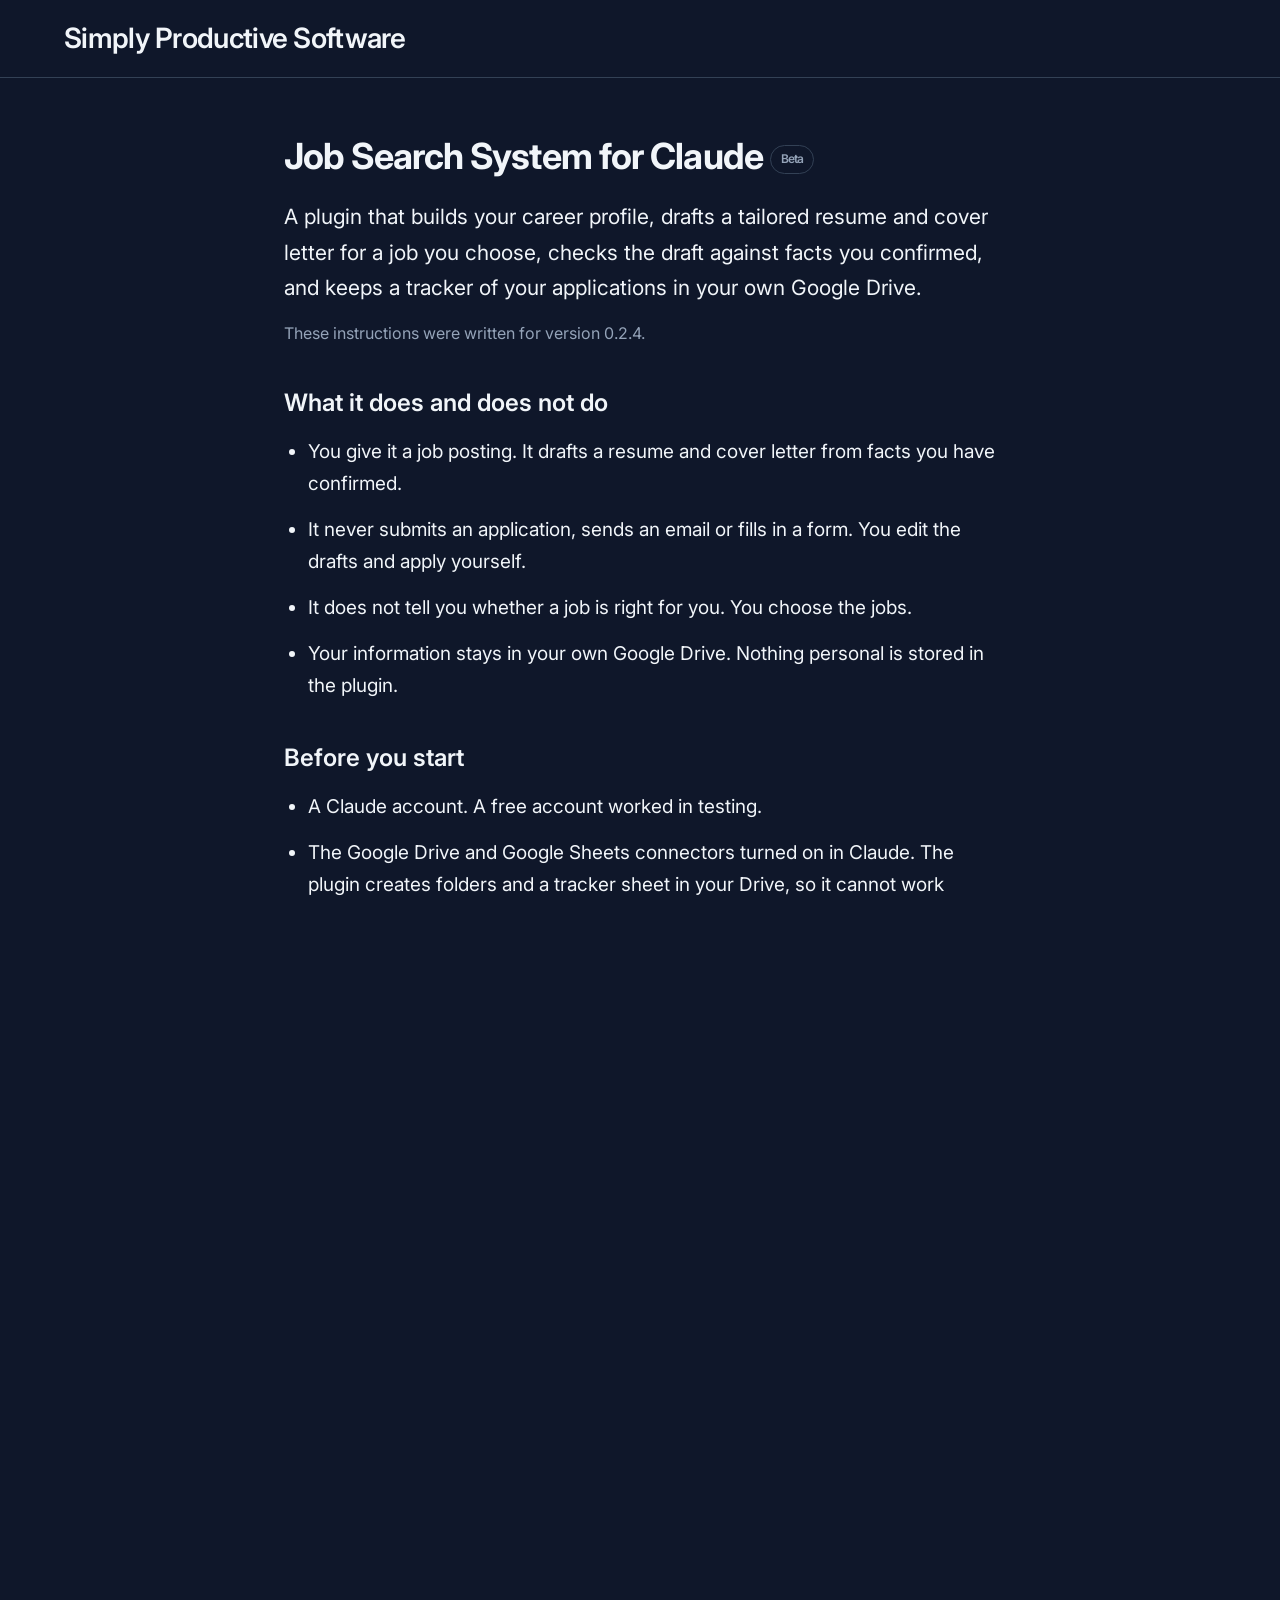
<file: job-search-system/index.html>
<!DOCTYPE html>
<html lang="en">
  <head>
    <meta charset="UTF-8">
    <meta name="viewport" content="width=device-width, initial-scale=1.0">

    <!-- Google tag (gtag.js) -->
    <script async src="https://www.googletagmanager.com/gtag/js?id=G-WVSKYX7V4V"></script>
    <script>
      window.dataLayer = window.dataLayer || [];
      function gtag(){dataLayer.push(arguments);}
      gtag('js', new Date());

      gtag('config', 'G-WVSKYX7V4V');
    </script>

    <title>Job Search System for Claude (beta) - Simply Productive Software</title>
    <meta name="robots" content="noindex, nofollow">
    <meta name="description" content="Beta instructions for the Job Search System plugin for Claude: how to install it, what to turn on first, and how to send feedback.">
    <link rel="stylesheet" href="/styles.css">
    <link rel="stylesheet" href="/utilities.css">
    <link rel="stylesheet" href="/job-search-system/guide.css">
    <link rel="preconnect" href="https://fonts.googleapis.com">
    <link rel="preconnect" href="https://fonts.gstatic.com" crossorigin>
    <link href="https://fonts.googleapis.com/css2?family=Inter:wght@400;500;600;700&family=Roboto:wght@400;700&display=swap" rel="stylesheet">
    <link rel="apple-touch-icon" sizes="180x180" href="/images/apple-touch-icon.png">
    <link rel="icon" type="image/png" sizes="32x32" href="/images/favicon-32x32.png">
    <link rel="icon" type="image/png" sizes="16x16" href="/images/favicon-16x16.png">
  </head>
  <body>
    <header>
      <h1><a href="/" class="site-title">Simply Productive Software</a></h1>
    </header>

    <main>
      <article class="guide">
        <h2>Job Search System for Claude <span class="badge">Beta</span></h2>
        <p class="lead">A plugin that builds your career profile, drafts a tailored resume and cover letter for a job you choose, checks the draft against facts you confirmed, and keeps a tracker of your applications in your own Google Drive.</p>
        <p class="version">These instructions were written for version 0.2.4.</p>

        <h3>What it does and does not do</h3>
        <ul>
          <li>You give it a job posting. It drafts a resume and cover letter from facts you have confirmed.</li>
          <li>It never submits an application, sends an email or fills in a form. You edit the drafts and apply yourself.</li>
          <li>It does not tell you whether a job is right for you. You choose the jobs.</li>
          <li>Your information stays in your own Google Drive. Nothing personal is stored in the plugin.</li>
        </ul>

        <h3>Before you start</h3>
        <ul>
          <li>A Claude account. A free account worked in testing.</li>
          <li>The Google Drive and Google Sheets connectors turned on in Claude. The plugin creates folders and a tracker sheet in your Drive, so it cannot work without them.</li>
          <li>Your resumes or career notes, and about an hour for setup. You can stop after any step and pick up later.</li>
        </ul>

        <h3>Install</h3>
        <ol>
          <li>In Claude on the web or the desktop app, open the plugins page. Depending on your account, the sidebar shows either <strong>Plugins</strong> or <strong>Customize</strong>. If you see <strong>Customize</strong>, choose the <strong>Plugins</strong> tab. Then choose <strong>Add</strong>, then <strong>Add marketplace</strong>.</li>
          <li>Enter <code>Simply-Productive-Software/simply-productive-software</code>. You do not need a GitHub account.</li>
          <li>Find <strong>Job Search System</strong> in the plugin list (on the Customize page, look under <strong>Discover</strong>) and install it.</li>
        </ol>
        <p>Using Claude Code instead? Run these two commands:</p>
        <pre><code>/plugin marketplace add Simply-Productive-Software/simply-productive-software
/plugin install job-search-system@simply-productive-software</code></pre>

        <h3>Set it up</h3>
        <ol>
          <li>Start a new chat and say: <em>Set up the job search system.</em></li>
          <li>Claude shows the terms and asks you to confirm you understand them before it creates anything.</li>
          <li>It creates a folder in your Google Drive with a Profile folder, an Applications folder and a tracker sheet, then walks you through your career facts, what you want, your writing voice and your output settings.</li>
          <li>You confirm each fact. Drafts use only facts you have confirmed.</li>
        </ol>

        <h3>Use it</h3>
        <ol>
          <li>Paste a job posting or link and ask for a resume and cover letter.</li>
          <li>Claude drafts them, has the draft checked, and saves the files to your Applications folder. The job gets a row in your tracker.</li>
          <li>Read the drafts and edit them. Check every claim before you send anything.</li>
          <li>Apply yourself on the employer's site. Then tell Claude you applied, skipped the job or parked it, and it updates the tracker.</li>
        </ol>

        <h3>Updates</h3>
        <p>The plugin does not always update on its own. To get a new version, open the plugins page as above, choose <strong>Add</strong>, then <strong>Manage marketplaces</strong>, open the menu on the marketplace and choose <strong>Check for updates</strong>.</p>

        <h3>Good to know</h3>
        <ul>
          <li>This is an early beta. Things may change or break.</li>
          <li>It is provided as is, and you use it at your own risk. AI output can be wrong, so check everything it writes.</li>
          <li>You can use it free for your own job search. The license does not allow copying, redistributing or selling it.</li>
        </ul>

        <div class="feedback">
          <h3>Send feedback</h3>
          <p>Something broke, confused you or is missing? Tell us. It helps most when you say what you asked Claude and what happened.</p>
          <a href="https://forms.gle/tAwhV6Erwkt5Ff3S8" target="_blank" rel="noopener noreferrer" class="cta-button">
            <span>Open the feedback form</span>
            <svg width="16" height="16" viewBox="0 0 24 24" fill="none" stroke="currentColor" stroke-width="2" stroke-linecap="round" stroke-linejoin="round" aria-hidden="true">
              <path d="M7 17L17 7M17 7H7M17 7V17"/>
            </svg>
          </a>
        </div>
      </article>
    </main>

    <footer>
      <div class="footer-content">
        <div class="contact-section">
          <h3>Get in Touch</h3>
          <p>Have questions or feedback? We'd love to hear from you!</p>
          <a href="mailto:hello@simplyproductivesoftware.com" class="contact-button">
            <span>hello@simplyproductivesoftware.com</span>
            <svg width="16" height="16" viewBox="0 0 24 24" fill="none" stroke="currentColor" stroke-width="2" stroke-linecap="round" stroke-linejoin="round" aria-hidden="true">
              <path d="M4 4h16c1.1 0 2 .9 2 2v12c0 1.1-.9 2-2 2H4c-1.1 0-2-.9-2-2V6c0-1.1.9-2 2-2z"/>
              <polyline points="22,6 12,13 2,6"/>
            </svg>
          </a>
        </div>
        <div class="footer-bottom">
          <p>&copy; <span id="current-year"></span> Simply Productive Software. All rights reserved.</p>
        </div>
      </div>
    </footer>
    
    <script>document.getElementById('current-year').textContent = new Date().getFullYear();</script>
  </body>
</html>
</file>
<file: styles.css>
/* Modern Reset and Base Styles */
* {
    box-sizing: border-box;
    margin: 0;
    padding: 0;
}

/* Performance Optimizations */
* {
    box-sizing: border-box;
    margin: 0;
    padding: 0;
}

/* Reduce motion for users who prefer it */
@media (prefers-reduced-motion: reduce) {
    *,
    *::before,
    *::after {
        animation-duration: 0.01ms !important;
        animation-iteration-count: 1 !important;
        transition-duration: 0.01ms !important;
    }
    
    html {
        scroll-behavior: auto;
    }
}

/* Improve font rendering */
body {
    -webkit-font-smoothing: antialiased;
    -moz-osx-font-smoothing: grayscale;
    text-rendering: optimizeLegibility;
}

:root {
    --primary-color: #60a5fa;
    --primary-hover: #3b82f6;
    --background: #0f172a;
    --surface: #1e293b;
    --text-primary: #f1f5f9;
    --text-secondary: #cbd5e1;
    --text-muted: #94a3b8;
    --border-color: #334155;
    --shadow: 0 1px 3px 0 rgba(0, 0, 0, 0.3);
    --shadow-hover: 0 4px 6px -1px rgba(0, 0, 0, 0.3);
    --border-radius: 8px;
    --transition: all 0.2s ease;
}

html {
    scroll-behavior: smooth;
    scroll-padding-top: 6rem;
}

html, body {
    height: 100%;
    width: 100%;
    overflow-x: hidden;
    font-family: -apple-system, BlinkMacSystemFont, 'Inter', 'Segoe UI', Roboto, sans-serif;
    background: var(--background);
    color: var(--text-primary);
    line-height: 1.6;
    display: flex;
    flex-direction: column;
}

/* Layout Components */
header, main, footer {
    flex: 0 0 auto;
}

main {
    flex: 1 0 auto;
    padding: 0;
    max-width: 1200px;
    margin: 0 auto;
    width: 100%;
}

/* Compact Header */
header {
    background: var(--background);
    border-bottom: 1px solid var(--border-color);
    padding: 1rem 5%;
    display: flex;
    justify-content: space-between;
    align-items: center;
    position: sticky;
    top: 0;
    z-index: 1000;
}

header h1 {
    font-size: clamp(1.25rem, 2.5vw, 1.75rem);
    font-weight: 600;
    color: var(--text-primary);
    margin: 0;
    letter-spacing: -0.025em;
}

.site-title {
    color: var(--text-primary);
    text-decoration: none;
    transition: var(--transition);
    outline: none;
}

.site-title:hover {
    color: var(--primary-color);
}

.site-title:focus {
    outline: none;
}

.site-title:active {
    outline: none;
}

/* Minimalist Product Cards */
.product {
    margin: 3rem 2rem;
    padding: 2rem;
    display: grid;
    grid-template-columns: 1fr 1fr;
    gap: 2rem;
    align-items: center;
    border-bottom: 1px solid var(--border-color);
    scroll-margin-top: 6rem;
    opacity: 0;
    animation: slideInUp 0.6s ease-out forwards;
}

.product:last-child {
    border-bottom: none;
}

.product:nth-child(even) {
    grid-template-columns: 1fr 1fr;
}

.product:nth-child(even) .product-info {
    order: 2;
}

.product:nth-child(even) .product-image {
    order: 1;
}

.product-info h2 {
    font-size: clamp(1.25rem, 3vw, 1.75rem);
    font-weight: 600;
    margin-bottom: 0.75rem;
    color: var(--text-primary);
    letter-spacing: -0.025em;
}

.product-info p {
    font-size: 1rem;
    color: var(--text-secondary);
    margin-bottom: 1.5rem;
    line-height: 1.6;
}

/* Product Actions */
.product-actions {
    margin-top: 1.5rem;
}

.cta-button {
    display: inline-flex;
    align-items: center;
    gap: 0.5rem;
    background: var(--primary-color);
    color: white;
    padding: 0.75rem 1.5rem;
    border-radius: var(--border-radius);
    text-decoration: none;
    font-weight: 500;
    font-size: 0.875rem;
    transition: var(--transition);
}

.cta-button:hover {
    background: var(--primary-hover);
    transform: translateY(-1px);
    box-shadow: var(--shadow-hover);
}

.cta-button:focus-visible {
    outline: 2px solid var(--primary-color);
    outline-offset: 2px;
}

.coming-soon {
    display: inline-flex;
    align-items: center;
    gap: 0.5rem;
    background: var(--border-color);
    color: var(--text-muted);
    padding: 0.75rem 1.5rem;
    border-radius: var(--border-radius);
    font-weight: 500;
    font-size: 0.875rem;
    cursor: default;
    pointer-events: none;
}

.product-image {
    position: relative;
}

.product-image img {
    width: 100%;
    height: auto;
    border-radius: var(--border-radius);
    box-shadow: var(--shadow);
    transition: var(--transition);
}

/* Minimalist Footer */
footer {
    background: var(--surface);
    border-top: 1px solid var(--border-color);
    padding: 1rem 5%;
    text-align: center;
    margin-top: 2rem;
}

footer p {
    font-size: 0.875rem;
    color: var(--text-muted);
}

/* Footer Contact Section */
.footer-content {
    max-width: 600px;
    margin: 0 auto;
}

.contact-section {
    margin-bottom: 1rem;
}

.contact-section h3 {
    font-size: 1rem;
    font-weight: 600;
    color: var(--text-primary);
    margin-bottom: 0.5rem;
    letter-spacing: -0.025em;
}

.contact-section p {
    font-size: 0.875rem;
    color: var(--text-secondary);
    margin-bottom: 1rem;
    line-height: 1.4;
}

.contact-button {
    display: inline-flex;
    align-items: center;
    gap: 0.5rem;
    background: var(--primary-color);
    color: white;
    text-decoration: none;
    padding: 0.5rem 1rem;
    border-radius: var(--border-radius);
    font-weight: 500;
    font-size: 0.9rem;
    transition: var(--transition);
    border: 2px solid var(--primary-color);
    cursor: pointer;
    box-shadow: var(--shadow);
}

.contact-button:hover,
.contact-button:focus {
    background: var(--primary-hover);
    border-color: var(--primary-hover);
    transform: translateY(-1px);
    box-shadow: var(--shadow-hover);
}

.contact-button svg {
    transition: var(--transition);
}

.contact-button:hover svg {
    transform: translateX(2px);
}

.footer-bottom {
    border-top: 1px solid var(--border-color);
    padding-top: 1rem;
}

/* Clean Navigation */
nav {
    display: flex;
    align-items: center;
    position: relative;
}

#nav-menu {
    list-style-type: none;
    display: none;
    gap: 0.25rem;
    background: var(--surface);
    border-radius: var(--border-radius);
    padding: 0.25rem;
    border: 1px solid var(--border-color);
}

#nav-menu li a {
    color: var(--text-secondary);
    text-decoration: none;
    padding: 0.5rem 1rem;
    border-radius: calc(var(--border-radius) - 2px);
    transition: var(--transition);
    font-weight: 500;
    font-size: 0.875rem;
    white-space: nowrap;
    position: relative;
}

#nav-menu li a::after {
    content: '';
    position: absolute;
    bottom: -2px;
    left: 50%;
    width: 0;
    height: 2px;
    background: var(--primary-color);
    transition: var(--transition);
    transform: translateX(-50%);
}

#nav-menu li a:hover::after,
#nav-menu li a:focus::after,
#nav-menu li a.active::after {
    width: 80%;
}

#nav-menu li a:hover,
#nav-menu li a:focus,
#nav-menu li a.active {
    background: var(--primary-color);
    color: white;
}

/* Navigation Hamburger Menu */
.menu-icon {
    display: flex;
    flex-direction: column;
    gap: 3px;
    cursor: pointer;
    padding: 6px;
    border-radius: var(--border-radius);
    transition: var(--transition);
    background: none;
    border: none;
    color: inherit;
}

.menu-icon:hover {
    background: rgba(96, 165, 250, 0.1);
}

.menu-icon:focus {
    outline: 2px solid var(--primary-color);
    outline-offset: 2px;
}

.menu-icon:focus-visible {
    outline: 2px solid var(--primary-color);
    outline-offset: 2px;
}

.bar {
    background: var(--text-primary);
    height: 2px;
    width: 20px;
    border-radius: 1px;
    transition: var(--transition);
    display: block;
}

/* Minimalist Responsive Design */
@media only screen and (max-width: 900px) {
    main {
        padding: 0 1rem;
    }
    
    .product {
        grid-template-columns: 1fr;
        margin: 2rem 1rem;
        padding: 1.5rem;
        gap: 1.5rem;
    }
    
    .product:nth-child(even) {
        grid-template-columns: 1fr;
    }
    
    .product:nth-child(even) .product-info {
        order: 1;
    }
    
    .product:nth-child(even) .product-image {
        order: 2;
    }
    
    header {
        padding: 0.75rem 5%;
        flex-direction: row;
        justify-content: space-between;
        align-items: center;
    }
    
    nav {
        position: relative;
    }
    
    #nav-menu {
        display: none;
        flex-direction: column;
        position: absolute;
        top: calc(100% + 0.5rem);
        right: 0;
        background: var(--surface);
        border-radius: var(--border-radius);
        border: 1px solid var(--border-color);
        box-shadow: var(--shadow-hover);
        padding: 0.75rem;
        gap: 0.5rem;
        min-width: 250px;
        white-space: nowrap;
        z-index: 100;
    }

    #nav-menu.active {
        display: flex;
    }
    
    #nav-menu li a {
        padding: 0.5rem 0;
        border-radius: 0;
        background: none;
        color: var(--text-secondary);
        border-bottom: 1px solid transparent;
    }
    
    #nav-menu li a:hover,
    #nav-menu li a:focus,
    #nav-menu li a.active {
        background: none;
        color: var(--primary-color);
        border-bottom-color: var(--primary-color);
    }
}

/* Desktop navigation also uses dropdown style */
@media only screen and (min-width: 901px) {
    #nav-menu {
        display: none;
        flex-direction: column;
        position: absolute;
        top: calc(100% + 0.5rem);
        right: 0;
        background: var(--surface);
        border-radius: var(--border-radius);
        border: 1px solid var(--border-color);
        box-shadow: var(--shadow-hover);
        padding: 0.75rem;
        gap: 0.5rem;
        min-width: 250px;
        white-space: nowrap;
        z-index: 100;
    }
    
    #nav-menu.active {
        display: flex;
    }
    
    #nav-menu li a {
        padding: 0.5rem 0;
        border-radius: 0;
        background: none;
        color: var(--text-secondary);
        border-bottom: 1px solid transparent;
    }
    
    #nav-menu li a:hover,
    #nav-menu li a:focus,
    #nav-menu li a.active {
        background: none;
        color: var(--primary-color);
        border-bottom-color: var(--primary-color);
    }

    .menu-icon {
        display: flex;
    }
    
    .product-info h2 {
        font-size: 1.5rem;
    }
    
    .product-info p {
        font-size: 0.9rem;
    }
}

@media only screen and (max-width: 480px) {
    header {
        padding: 0.5rem 5%;
    }
    
    .product {
        margin: 1.5rem 0.5rem;
        padding: 1rem;
    }
    
    .product-actions .cta-button {
        padding: 0.625rem 1.25rem;
        font-size: 0.8rem;
    }
}

/* Clean Focus States */
a:focus,
button:focus {
    outline: 2px solid var(--primary-color);
    outline-offset: 2px;
}

/* Image Modal Styles */
.image-modal {
    position: fixed;
    top: 0;
    left: 0;
    width: 100%;
    height: 100%;
    background: rgba(15, 23, 42, 0.95);
    backdrop-filter: blur(8px);
    z-index: 10000;
    display: flex;
    align-items: center;
    justify-content: center;
    opacity: 0;
    visibility: hidden;
    transition: all 0.3s ease;
}

.image-modal.active {
    opacity: 1;
    visibility: visible;
}

.modal-backdrop {
    position: absolute;
    top: 0;
    left: 0;
    width: 100%;
    height: 100%;
    cursor: pointer;
}

.modal-content {
    position: relative;
    max-width: 90vw;
    max-height: 90vh;
    background: var(--surface);
    border-radius: var(--border-radius);
    box-shadow: 0 25px 50px -12px rgba(0, 0, 0, 0.5);
    overflow: hidden;
    transform: scale(0.9);
    transition: transform 0.3s ease;
    display: flex;
    flex-direction: column;
    align-items: center;
}

.image-modal.active .modal-content {
    transform: scale(1);
}

.modal-close {
    position: absolute;
    top: 0.75rem;
    right: 0.75rem;
    background: rgba(0, 0, 0, 0.3);
    border: none;
    border-radius: 50%;
    width: 32px;
    height: 32px;
    display: flex;
    align-items: center;
    justify-content: center;
    color: rgba(255, 255, 255, 0.6);
    cursor: pointer;
    transition: var(--transition);
    z-index: 10001;
    opacity: 0.4;
}

.modal-close:hover {
    background: rgba(0, 0, 0, 0.6);
    color: white;
    opacity: 1;
    transform: scale(1.05);
}

.modal-close:focus {
    outline: 2px solid var(--primary-color);
    outline-offset: 2px;
}

#modal-image {
    width: 100%;
    height: auto;
    max-height: calc(90vh - 120px);
    object-fit: contain;
    display: block;
}

.modal-info {
    padding: 1.5rem;
    background: var(--surface);
    border-top: 1px solid var(--border-color);
    width: 100%;
    box-sizing: border-box;
    align-self: stretch;
}

.modal-info h3 {
    font-size: 1.25rem;
    font-weight: 600;
    color: var(--text-primary);
    margin-bottom: 0.5rem;
    text-align: left;
}

.modal-info p {
    color: var(--text-secondary);
    font-size: 0.9rem;
    line-height: 1.5;
    text-align: left;
    margin: 0;
}

/* Make product images clickable */
.product-image img {
    cursor: pointer;
    transition: var(--transition);
}

.product-image img:hover {
    transform: scale(1.02);
    box-shadow: var(--shadow-hover);
}

/* Mobile responsiveness for modal */
@media only screen and (max-width: 768px) {
    .modal-content {
        max-width: 95vw;
        max-height: 95vh;
        margin: 1rem;
    }
    
    .modal-close {
        top: 0.5rem;
        right: 0.5rem;
        width: 28px;
        height: 28px;
        opacity: 0.3;
    }
    
    #modal-image {
        max-height: calc(95vh - 140px);
    }
    
    .modal-info {
        padding: 1rem;
    }
    
    .modal-info h3 {
        font-size: 1.1rem;
    }
    
    .modal-info p {
        font-size: 0.85rem;
    }
}

/* Smooth Page Load Animation */
@keyframes slideInUp {
    from {
        opacity: 0;
        transform: translateY(30px);
    }
    to {
        opacity: 1;
        transform: translateY(0);
    }
}
</file>
<file: utilities.css>
/**
 * Utility Classes and Components
 * Reusable styles for common UI patterns
 */

/* Screen Reader Only */
.sr-only {
    position: absolute;
    width: 1px;
    height: 1px;
    padding: 0;
    margin: -1px;
    overflow: hidden;
    clip: rect(0, 0, 0, 0);
    white-space: nowrap;
    border: 0;
}

/* Loading States */
.loading {
    opacity: 0.6;
    pointer-events: none;
}

/* Smooth Transitions */
.fade-in {
    animation: fadeIn 0.5s ease-in;
}

@keyframes fadeIn {
    from { opacity: 0; transform: translateY(20px); }
    to { opacity: 1; transform: translateY(0); }
}

/* Focus Indicators */
.focus-visible {
    outline: 2px solid var(--primary-color);
    outline-offset: 2px;
}

/* Text Utilities */
.text-center { text-align: center; }
.text-left { text-align: left; }
.text-right { text-align: right; }

/* Spacing Utilities */
.mt-1 { margin-top: 0.25rem; }
.mt-2 { margin-top: 0.5rem; }
.mt-3 { margin-top: 1rem; }
.mt-4 { margin-top: 1.5rem; }

.mb-1 { margin-bottom: 0.25rem; }
.mb-2 { margin-bottom: 0.5rem; }
.mb-3 { margin-bottom: 1rem; }
.mb-4 { margin-bottom: 1.5rem; }

/* Component States */
.is-active { 
    background: var(--primary-color) !important;
    color: white !important;
}

.is-disabled {
    opacity: 0.5;
    pointer-events: none;
    cursor: not-allowed;
}

/* Print Styles */
@media print {
    * {
        background: transparent !important;
        color: black !important;
        box-shadow: none !important;
        text-shadow: none !important;
    }
    
    a, a:visited {
        text-decoration: underline;
    }
    
    a[href]:after {
        content: " (" attr(href) ")";
    }
    
    .menu-icon,
    #nav-menu {
        display: none !important;
    }
    
    .product {
        page-break-inside: avoid;
    }
}
</file>
<file: job-search-system/guide.css>
.guide {
    font-size: 1.1875rem;
    line-height: 1.7;
    max-width: 760px;
    margin: 0 auto;
    padding: 3rem 1.5rem 4rem;
}

.guide h2 {
    font-size: clamp(1.5rem, 4vw, 2.25rem);
    font-weight: 700;
    letter-spacing: -0.025em;
    margin-bottom: 0.75rem;
}

.guide h3 {
    font-size: 1.5rem;
    font-weight: 600;
    margin: 2.25rem 0 0.75rem;
}

.guide p,
.guide li {
    color: var(--text-primary);
    margin-bottom: 0.85rem;
}

.guide ul,
.guide ol {
    padding-left: 1.5rem;
    margin-bottom: 1rem;
}

.guide .lead {
    font-size: 1.3125rem;
    color: var(--text-primary);
}

.guide .version {
    color: var(--text-muted);
    font-size: 1rem;
}

.guide .badge {
    display: inline-block;
    vertical-align: middle;
    font-size: 0.75rem;
    font-weight: 600;
    padding: 0.2rem 0.6rem;
    border: 1px solid var(--border-color);
    border-radius: 999px;
    color: var(--text-muted);
}

.guide code {
    background: var(--surface);
    padding: 0.1rem 0.4rem;
    border-radius: 4px;
    font-size: 0.95em;
    overflow-wrap: anywhere;
}

.guide pre {
    background: var(--surface);
    border: 1px solid var(--border-color);
    border-radius: var(--border-radius);
    padding: 1rem;
    overflow-x: auto;
    margin-bottom: 1rem;
}

.guide pre code {
    background: none;
    padding: 0;
    overflow-wrap: normal;
}

.guide .feedback {
    margin-top: 2.5rem;
    padding: 1.5rem;
    border: 1px solid var(--border-color);
    border-radius: var(--border-radius);
    background: var(--surface);
}

.guide .feedback h3 {
    margin-top: 0;
}
</file>
